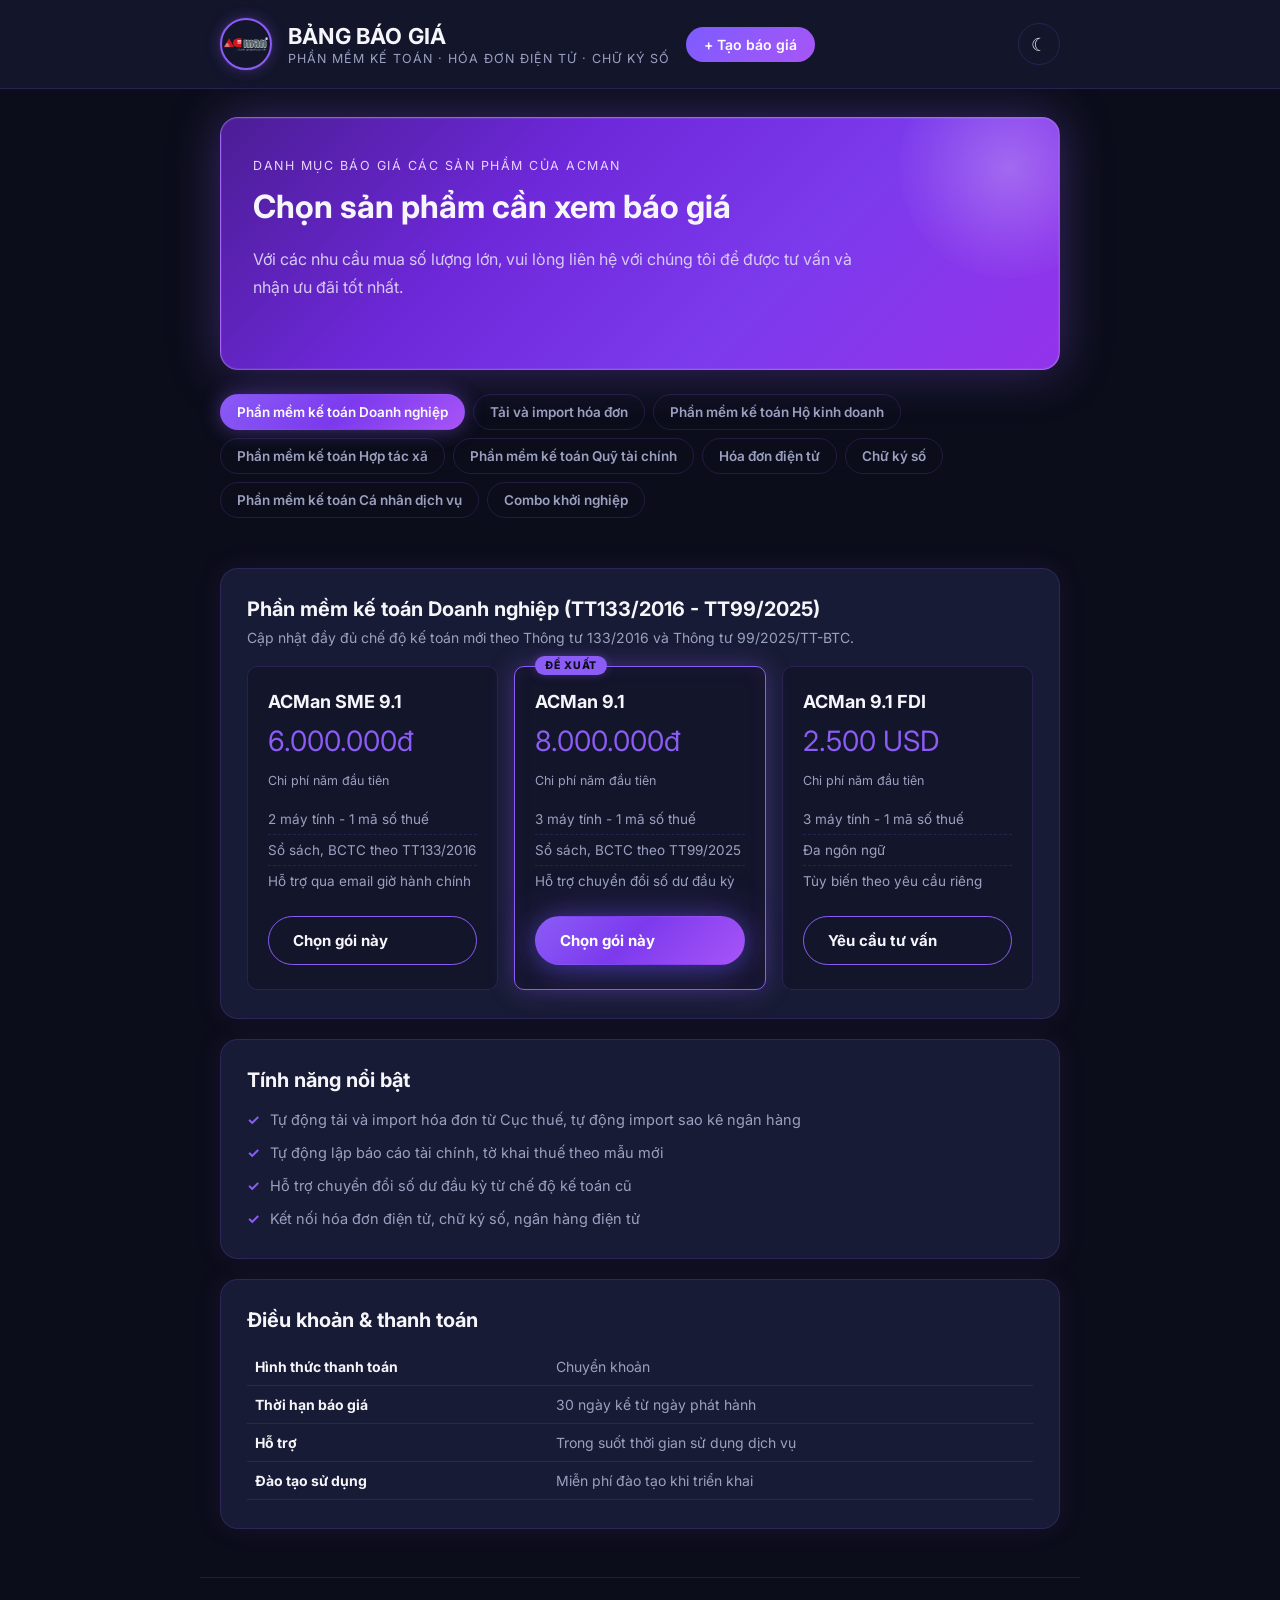
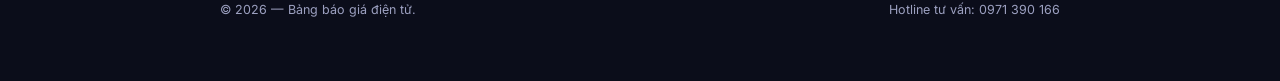
<file: index.html>
<!DOCTYPE html>
<html lang="vi">
<head>
<meta charset="UTF-8">
<meta name="viewport" content="width=device-width, initial-scale=1.0">
<title>Bảng báo giá — Giải pháp phần mềm kế toán</title>
<link rel="preconnect" href="https://fonts.googleapis.com">
<link href="https://fonts.googleapis.com/css2?family=Inter:wght@400;500;600;700;800&display=swap" rel="stylesheet">
<link rel="stylesheet" href="assets/style.css">
</head>
<body>

<header class="site-header">
  <div class="container">
    <div class="brand-row">
      <div class="brand-logo"><img src="assets/acman-logo-1.png" alt="Acman"></div>
      <div class="brand-text">
        <h1>BẢNG BÁO GIÁ</h1>
        <p>Phần mềm kế toán · Hóa đơn điện tử · Chữ ký số</p>
      </div>
      <a href="tao-bao-gia.html" class="btn-tao-bao-gia">+ Tạo báo giá</a>
      <button class="theme-toggle" title="Đổi giao diện sáng / tối">☾</button>
    </div>
  </div>
</header>

<main class="container">
  <div class="hero" style="margin-top:28px;">
    <p class="eyebrow">Danh mục báo giá các sản phầm của ACMan</p>
    <h2>Chọn sản phẩm cần xem báo giá</h2>
    <p class="lede">Với các nhu cầu mua số lượng lớn, vui lòng liên hệ với chúng tôi để được tư vấn và nhận ưu đãi tốt nhất.</p>
  </div>

  <!-- 9 TAB SẢN PHẨM — dùng chung cơ chế initTabs() trong assets/script.js -->
  <nav class="tabs tabs-wrap" style="margin-top:24px;">
    <button class="tab-btn active" data-tab="p-tt99">Phần mềm kế toán Doanh nghiệp</button>
    <button class="tab-btn" data-tab="p-sme">Tải và import hóa đơn</button>
    <button class="tab-btn" data-tab="p-ho-kinh-doanh">Phần mềm kế toán Hộ kinh doanh</button>
    <button class="tab-btn" data-tab="p-htx">Phần mềm kế toán Hợp tác xã</button>
    <button class="tab-btn" data-tab="p-quy-tai-chinh">Phần mềm kế toán Quỹ tài chính</button>
    <button class="tab-btn" data-tab="p-hddt">Hóa đơn điện tử</button>
    <button class="tab-btn" data-tab="p-cks">Chữ ký số</button>
    <button class="tab-btn" data-tab="p-ca-nhan">Phần mềm kế toán Cá nhân dịch vụ</button>
    <button class="tab-btn" data-tab="p-combo">Combo khởi nghiệp</button>
  </nav>

  <!-- ============== 1. PMKT TT99/2025 ============== -->
  <section id="p-tt99" class="tab-panel active">
    <div class="section-card">
      <div class="product-detail-head">
        <div class="phd-row">
          <h3>Phần mềm kế toán Doanh nghiệp (TT133/2016 - TT99/2025)</h3>
          
        </div>
        <p>Cập nhật đầy đủ chế độ kế toán mới theo Thông tư 133/2016 và Thông tư 99/2025/TT-BTC.</p>
      </div>
      <div class="price-grid">
        <div class="price-card">
          <h4>ACMan SME 9.1</h4>
          <p class="price">6.000.000đ <span></p>
          <p class="unit">Chi phí năm đầu tiên</p>
          <ul><li>2 máy tính - 1 mã số thuế</li><li>Sổ sách, BCTC theo TT133/2016</li><li>Hỗ trợ qua email giờ hành chính</li></ul>
          <button class="btn btn-secondary">Chọn gói này</button>
        </div>
        <div class="price-card featured">
          <h4>ACMan 9.1</h4>
          <p class="price">8.000.000đ <span></p>
          <p class="unit">Chi phí năm đầu tiên</p>
          <ul><li>3 máy tính - 1 mã số thuế</li><li>Sổ sách, BCTC theo TT99/2025</li><li>Hỗ trợ chuyển đổi số dư đầu kỳ</li></ul>
          <button class="btn btn-primary">Chọn gói này</button>
        </div>
        <div class="price-card">
          <h4>ACMan 9.1 FDI</h4>
          <p class="price">2.500 USD</p>
          <p class="unit">Chi phí năm đầu tiên</p>
          <ul><li>3 máy tính - 1 mã số thuế</li><li>Đa ngôn ngữ</li><li>Tùy biến theo yêu cầu riêng</li></ul>
          <button class="btn btn-secondary">Yêu cầu tư vấn</button>
        </div>
      </div>
    </div>

    <div class="section-card">
      <h3>Tính năng nổi bật</h3>
      <ul class="feature-list">
        <li>Tự động tải và import hóa đơn từ Cục thuế, tự động import sao kê ngân hàng</li>
        <li>Tự động lập báo cáo tài chính, tờ khai thuế theo mẫu mới</li>
        <li>Hỗ trợ chuyển đổi số dư đầu kỳ từ chế độ kế toán cũ</li>
        <li>Kết nối hóa đơn điện tử, chữ ký số, ngân hàng điện tử</li>
      </ul>
    </div>

    <div class="section-card">
      <h3>Điều khoản &amp; thanh toán</h3>
      <table class="spec-table">
        <tr><th>Hình thức thanh toán</th><td>Chuyển khoản</td></tr>
        <tr><th>Thời hạn báo giá</th><td>30 ngày kể từ ngày phát hành</td></tr>
        <tr><th>Hỗ trợ</th><td>Trong suốt thời gian sử dụng dịch vụ</td></tr>
        <tr><th>Đào tạo sử dụng</th><td>Miễn phí đào tạo khi triển khai</td></tr>
      </table>
    </div>

  </section>

  <!-- ============== 2. Tải và import hóa đơn ============== -->
  <section id="p-sme" class="tab-panel">
    <div class="section-card">
      <div class="product-detail-head">
        <div class="phd-row">
          <h3>Tải và import hóa đơn</h3>
          
        </div>
        <p>Giải pháp ưu việt, thuận tiện, tiết kiệm thời gian và nhân lực cho doanh nghiệp.</p>
      </div>

      <div class="table-scroll">
        <table class="invoice-table">
          <thead>
            <tr>
              <th rowspan="2">STT</th>
              <th colspan="2">Tải và Import hóa đơn<span class="sub">(Gói 01 MST)</span></th>
              <th colspan="2">Tải và Import hóa đơn<span class="sub">(Không giới hạn MST)</span></th>
              <th rowspan="2">Ghi chú</th>
            </tr>
            <tr>
              <th>Số lượng</th>
              <th>Đơn giá</th>
              <th>Số lượng</th>
              <th>Đơn giá</th>
            </tr>
          </thead>
          <tbody>
            <tr>
              <td>1</td><td>500</td><td>1.000đ</td><td>500</td><td>1.000đ</td>
              <td class="note-cell" rowspan="10">
                Phí duy trì tài khoản và hỗ trợ:<br>
                1.250.000 đồng/1 năm/máy<br>
                1.750.000 đồng/2 năm/máy<br>
                2.100.000 đồng/3 năm/máy
              </td>
            </tr>
            <tr><td>2</td><td>1.000</td><td>800đ</td><td>1.000</td><td>900đ</td></tr>
            <tr><td>3</td><td>2.000</td><td>600đ</td><td>2.000</td><td>700đ</td></tr>
            <tr><td>4</td><td>3.000</td><td>500đ</td><td>3.000</td><td>600đ</td></tr>
            <tr><td>5</td><td>5.000</td><td>400đ</td><td>5.000</td><td>500đ</td></tr>
            <tr><td>6</td><td>10.000</td><td>350đ</td><td>10.000</td><td>400đ</td></tr>
            <tr><td>7</td><td>15.000</td><td>300đ</td><td>15.000</td><td>350đ</td></tr>
            <tr><td>8</td><td>20.000</td><td>250đ</td><td>20.000</td><td>300đ</td></tr>
            <tr><td>9</td><td>30.000</td><td>200đ</td><td>30.000</td><td>250đ</td></tr>
            <tr><td>10</td><td>&gt; 30.000</td><td>Liên hệ</td><td>&gt; 30.000</td><td>Liên hệ</td></tr>
          </tbody>
        </table>
      </div>
    </div>

    <div class="section-card">
      <h3>Tính năng nổi bật</h3>
      <ul class="feature-list">
        <li>Giao diện đơn giản, phù hợp kế toán ít kinh nghiệm</li>
        <li>Tự động tạo mã hàng hóa, khách hàng, nhà cung cấp</li>
        <li>Tự động hạch toán để tổng hợp vào sổ kế toán, bảng kê</li>
        <li>Tiết kiệm tối đa 80% thời gian làm việc</li>
      </ul>
    </div>

    <div class="section-card">
      <h3>Điều khoản &amp; thanh toán</h3>
      <table class="spec-table">
        <tr><th>Hình thức thanh toán</th><td>Chuyển khoản</td></tr>
        <tr><th>Thời hạn báo giá</th><td>30 ngày kể từ ngày phát hành</td></tr>
        <tr><th>Hỗ trợ</th><td>Trong suốt thời gian sử dụng dịch vụ</td></tr>
        <tr><th>Đào tạo sử dụng</th><td>Miễn phí đào tạo khi triển khai</td></tr>
      </table>
    </div>

  </section>

  <!-- ============== 3. PMKT Hộ kinh doanh ============== -->
  <section id="p-ho-kinh-doanh" class="tab-panel">
    <div class="section-card">
      <div class="product-detail-head">
        <div class="phd-row">
          <h3>Phần mềm kế toán Hộ kinh doanh</h3>
          
        </div>
        <p>Ghi chép doanh thu, chi phí, tự động tổng hợp tờ khai cho hộ kinh doanh.</p>
      </div>
      <div class="price-grid">
        <div class="price-card">
          <h4>Cơ bản</h4>
          <p class="price">1.800.000đ <span></p>
          <p class="unit">HKD có doanh thu nhỏ hơn 3 tỷ/năm</p>
          <ul><li>1 hộ kinh doanh</li><li>Tặng chữ ký số 3 năm</li><li>Tặng 1.500 hóa đơn điện tử</li></ul>
          <button class="btn btn-secondary">Chọn gói này</button>
        </div>
        <div class="price-card featured">
          <h4>Phổ biến</h4>
          <p class="price">2.500.000đ <span></p>
          <p class="unit">HKD có doanh thu lớn hơn 3 tỷ/năm</p>
          <ul><li>1 hộ kinh doanh</li><li>Tặng chữ ký số 3 năm</li><li>Tặng 3.000 hóa đơn điện tử</li></ul>
          <button class="btn btn-primary">Chọn gói này</button>
        </div>
        <div class="price-card">
          <h4>Chuỗi hộ KD</h4>
          <p class="price">Liên hệ</p>
          <p class="unit">Nhiều địa điểm kinh doanh</p>
          <ul><li>Quản lý nhiều điểm bán</li><li>Tổng hợp báo cáo tập trung</li></ul>
          <button class="btn btn-secondary">Yêu cầu tư vấn</button>
        </div>
      </div>
    </div>

    <div class="section-card">
      <h3>Tính năng nổi bật</h3>
      <ul class="feature-list">
        <li>Ghi chép doanh thu, chi phí theo ngày/tháng đơn giản</li>
        <li>Tự động tổng hợp tờ khai hàng tháng/quý, kết nối HTKK</li>
        <li>Xuất hóa đơn điện tử ngay trên phần mềm</li>
      </ul>
    </div>

    <div class="section-card">
      <h3>Điều khoản &amp; thanh toán</h3>
      <table class="spec-table">
        <tr><th>Hình thức thanh toán</th><td>Chuyển khoản</td></tr>
        <tr><th>Thời hạn báo giá</th><td>30 ngày kể từ ngày phát hành</td></tr>
        <tr><th>Hỗ trợ</th><td>Trong suốt thời gian sử dụng dịch vụ</td></tr>
        <tr><th>Đào tạo sử dụng</th><td>Miễn phí đào tạo khi triển khai</td></tr>
      </table>
    </div>

  </section>

  <!-- ============== 4. PMKT Hợp tác xã ============== -->
  <section id="p-htx" class="tab-panel">
    <div class="section-card">
      <div class="product-detail-head">
        <div class="phd-row">
          <h3>Phần mềm kế toán Hợp tác xã</h3>
          
        </div>
        <p>Đáp ứng chế độ kế toán riêng cho hợp tác xã, liên hiệp hợp tác xã theo quy định hiện hành.</p>
      </div>
      <div class="price-grid">
        <div class="price-card">
          <h4>Tiêu chuẩn</h4>
          <p class="price">2.000.000đ <span></p>
          <p class="unit">Chi phí năm đầu tiên</p>
          <ul><li>1 HTX - 1 máy tính</li><li>1.000 bản ghi kế toán/năm</li><li>Sổ sách theo chế độ HTX</li></ul>
          <button class="btn btn-secondary">Chọn gói này</button>
        </div>
        <div class="price-card featured">
          <h4>Nâng cao</h4>
          <p class="price">3.000.000đ <span></p>
          <p class="unit">Chi phí năm đầu tiên</p>
          <ul><li>1 HTX - 1 máy tính</li><li>3.000 bản ghi kế toán/năm</li><li>Sổ sách theo chế độ HTX</li></ul>
          <button class="btn btn-primary">Chọn gói này</button>
        </div>
        <div class="price-card">
          <h4>Chuyên nghiệp</h4>
          <p class="price">5.000.000đ</p>
          <p class="unit">Chi phí năm đầu tiên</p>
          <ul><li>1 HTX - 2 máy tính</li><li>Full bản ghi kế toán/năm</li><li>Sổ sách theo chế độ HTX</li></ul>
          <button class="btn btn-secondary">Yêu cầu tư vấn</button>
        </div>
      </div>
    </div>

    <div class="section-card">
      <h3>Tính năng nổi bật</h3>
      <ul class="feature-list">
        <li>Đáp ứng chế độ kế toán riêng cho hợp tác xã</li>
        <li>Quản lý vốn góp, phân phối lãi theo vốn góp xã viên</li>
        <li>Lập báo cáo gửi cơ quan quản lý HTX theo quy định</li>
        <li>Hỗ trợ liên hiệp nhiều HTX thành viên</li>
      </ul>
    </div>

    <div class="section-card">
      <h3>Điều khoản &amp; thanh toán</h3>
      <table class="spec-table">
        <tr><th>Hình thức thanh toán</th><td>Chuyển khoản</td></tr>
        <tr><th>Thời hạn báo giá</th><td>30 ngày kể từ ngày phát hành</td></tr>
        <tr><th>Hỗ trợ</th><td>Trong suốt thời gian sử dụng dịch vụ</td></tr>
        <tr><th>Đào tạo sử dụng</th><td>Miễn phí đào tạo khi triển khai</td></tr>
      </table>
    </div>

  </section>

  <!-- ============== 5. PMKT Quỹ tài chính ============== -->
  <section id="p-quy-tai-chinh" class="tab-panel">
    <div class="section-card">
      <div class="product-detail-head">
        <div class="phd-row">
          <h3>Phần mềm kế toán Quỹ tài chính</h3>
          
        </div>
        <p>Quản lý thu - chi - vốn cho các quỹ tài chính nhà nước và quỹ ngoài ngân sách.</p>
      </div>
      <div class="price-grid">
        <div class="price-card">
          <h4>Tiêu chuẩn</h4>
          <p class="price">15.000.000đ <span></p>
          <p class="unit">Chi phí năm đầu tiên</p>
          <ul><li>1 quỹ - 1 máy tính</li><li>Theo dõi thu — chi cơ bản</li></ul>
          <button class="btn btn-secondary">Chọn gói này</button>
        </div>
        <div class="price-card featured">
          <h4>Nâng cao</h4>
          <p class="price">25.000.000đ <span></p>
          <p class="unit">Chi phí năm đầu tiên</p>
          <ul><li>Quản lý nguồn vốn, quỹ thành phần</li><li>Báo cáo quyết toán quỹ</li></ul>
          <button class="btn btn-primary">Chọn gói này</button>
        </div>
        <div class="price-card">
          <h4>Chuyên nghiệp</h4>
          <p class="price">Liên hệ</p>
          <p class="unit">Theo quy mô quỹ</p>
          <ul><li>Nhiều quỹ, nhiều nguồn vốn</li><li>Tích hợp báo cáo cơ quan chủ quản</li></ul>
          <button class="btn btn-secondary">Yêu cầu tư vấn</button>
        </div>
      </div>
    </div>

    <div class="section-card">
      <h3>Tính năng nổi bật</h3>
      <ul class="feature-list">
        <li>Theo dõi thu — chi — vốn theo từng nguồn quỹ</li>
        <li>Lập báo cáo quyết toán theo yêu cầu cơ quan chủ quản</li>
        <li>Quản lý nhiều quỹ thành phần trên cùng hệ thống</li>
        <li>Phân quyền chặt chẽ theo vai trò kế toán/thủ quỹ</li>
      </ul>
    </div>

    <div class="section-card">
      <h3>Điều khoản &amp; thanh toán</h3>
      <table class="spec-table">
        <tr><th>Hình thức thanh toán</th><td>Chuyển khoản</td></tr>
        <tr><th>Thời hạn báo giá</th><td>30 ngày kể từ ngày phát hành</td></tr>
        <tr><th>Hỗ trợ</th><td>Trong suốt thời gian sử dụng dịch vụ</td></tr>
        <tr><th>Đào tạo sử dụng</th><td>Miễn phí đào tạo khi triển khai</td></tr>
      </table>
    </div>

  </section>

  <!-- ============== 6. Hóa đơn điện tử ============== -->
  <section id="p-hddt" class="tab-panel">
    <div class="section-card">
      <div class="product-detail-head">
        <div class="phd-row">
          <h3>Hóa đơn điện tử &amp; Chứng từ điện tử</h3>
          
        </div>
        <p>Hóa đơn điện tử, phiếu xuất kho kiêm vận chuyển nội bộ, chứng từ khấu trừ thuế TNCN.</p>
      </div>

      <div class="table-scroll">
        <table class="invoice-table">
          <thead>
            <tr>
              <th rowspan="2">STT</th>
              <th colspan="2">Hóa đơn điện tử</th>
              <th colspan="2">Chứng từ TNCN</th>
              <th colspan="2">PXK kiêm VCNB</th>
              <th rowspan="2">Ghi chú</th>
            </tr>
            <tr>
              <th>Số lượng</th>
              <th>Đơn giá</th>
              <th>Số lượng</th>
              <th>Đơn giá</th>
              <th>Số lượng</th>
              <th>Đơn giá</th>
            </tr>
          </thead>
          <tbody>
            <tr>
              <td>1</td><td>50 - 500</td><td>1.000đ</td><td>50 - 500</td><td>3.000đ</td><td>50 - 300</td><td>3.000đ</td>
              <td class="note-cell" rowspan="6">
                Phí khởi tạo, duy trì, bảo hành 500.000 đồng/năm.<br>
                (Miễn phí duy trì khi sử dụng kèm PM kế toán ACMan)
              </td>
            </tr>
            <tr><td>2</td><td>500 - 1.000</td><td>800đ</td><td>300 - 1.000</td><td>2.000đ</td><td>300 - 1.000</td><td>2.000đ</td></tr>
            <tr><td>3</td><td>1.000 - 5.000</td><td>600đ</td><td>1.000 - 5.000</td><td>1.500đ</td><td>1.000 - 5.000</td><td>1.500đ</td></tr>
            <tr><td>4</td><td>5.000 - 10.000</td><td>500đ</td><td>5.000 - 10.000</td><td>1.000đ</td><td>5.000 - 10.000</td><td>1.000đ</td></tr>
            <tr><td>5</td><td>10.000 - 20.000</td><td>400đ</td><td>10.000 - 20.000</td><td>800đ</td><td>10.000 - 20.000</td><td>800đ</td></tr>
            <tr><td>6</td><td>&gt; 20.000</td><td>300đ</td><td>&gt; 20.000</td><td>Liên hệ</td><td>&gt; 20.000</td><td>Liên hệ</td></tr>
          </tbody>
        </table>
      </div>
    </div>

    <div class="section-card">
      <h3>Tính năng nổi bật</h3>
      <ul class="feature-list">
        <li>Hóa đơn điện tử GTGT, bán hàng theo Nghị định/Thông tư hiện hành</li>
        <li>Phiếu xuất kho kiêm vận chuyển nội bộ điện tử</li>
        <li>Chứng từ khấu trừ thuế TNCN điện tử</li>
        <li>Kết nối trực tiếp dữ liệu với cơ quan thuế</li>
      </ul>
    </div>

    <div class="section-card">
      <h3>Điều khoản &amp; thanh toán</h3>
      <table class="spec-table">
        <tr><th>Hình thức thanh toán</th><td>Chuyển khoản</td></tr>
        <tr><th>Thời hạn báo giá</th><td>30 ngày kể từ ngày phát hành</td></tr>
        <tr><th>Hiệu lực gói số</th><td>Không giới hạn thời gian sử dụng cho đến khi dùng hết số</td></tr>
        <tr><th>Hỗ trợ kỹ thuật</th><td>Hotline hỗ trợ xuất hóa đơn 24/7</td></tr>
      </table>
    </div>

  </section>

  <!-- ============== 7. Chữ ký số ============== -->
  <section id="p-cks" class="tab-panel">
    <div class="section-card">
      <div class="product-detail-head">
        <div class="phd-row">
          <h3>Chữ ký số (USB Token/CKS Từ xa)</h3>
          
        </div>
        <p>Chữ ký số cho doanh nghiệp và cá nhân, ký hợp đồng, tờ khai thuế, hóa đơn điện tử.</p>
      </div>
      <div class="price-grid">
        <div class="price-card">
          <h4>1 năm</h4>
          <p class="price">1.200.000đ</p>
          <p class="unit">USB Token</p>
          <ul><li>1 chữ ký số doanh nghiệp/cá nhân</li><li>Bàn giao thiết bị tận nơi</li></ul>
          <button class="btn btn-secondary">Chọn gói này</button>
        </div>
        <div class="price-card featured">
          <h4>3 năm</h4>
          <p class="price">1.800.000đ</p>
          <p class="unit">USB Token</p>
          <ul><li>Ưu tiên hỗ trợ gia hạn</li><li>Tặng kèm chứng thư kèm theo</li></ul>
          <button class="btn btn-primary">Chọn gói này</button>
        </div>
        <div class="price-card">
          <h4>Chữ ký số từ xa</h4>
          <p class="price">Liên hệ</p>
          <p class="unit">Ký trên điện thoại/máy tính, không cần USB</p>
          <ul><li>Ký mọi lúc mọi nơi</li><li>Phù hợp doanh nghiệp nhiều người ký</li></ul>
          <button class="btn btn-secondary">Yêu cầu tư vấn</button>
        </div>
      </div>
    </div>

    <div class="section-card">
      <h3>Tính năng nổi bật</h3>
      <ul class="feature-list">
        <li>Ký hợp đồng, tờ khai thuế, hóa đơn điện tử hợp lệ</li>
        <li>Hỗ trợ cả USB Token, HSM và chữ ký số từ xa</li>
        <li>Bàn giao, cài đặt tận nơi cho doanh nghiệp</li>
        <li>Gia hạn nhanh chóng khi hết hạn sử dụng</li>
      </ul>
    </div>

    <div class="section-card">
      <h3>Điều khoản &amp; thanh toán</h3>
      <table class="spec-table">
        <tr><th>Hình thức thanh toán</th><td>Chuyển khoản</td></tr>
        <tr><th>Thời hạn báo giá</th><td>30 ngày kể từ ngày phát hành</td></tr>
        <tr><th>Bảo hành thiết bị</th><td>Theo thời gian thỏa thuận hợp đồng</td></tr>
        <tr><th>Hỗ trợ kỹ thuật</th><td>Hotline hỗ trợ cài đặt và sử dụng</td></tr>
      </table>
    </div>

  </section>

  <!-- ============== 8. PMKT Cá nhân dịch vụ ============== -->
  <!-- ============== 8. PMKT Cá nhân dịch vụ ============== -->
  <section id="p-ca-nhan" class="tab-panel">
    <div class="section-card">
      <div class="product-detail-head">
        <div class="phd-row">
          <h3>Phần mềm kế toán cho cá nhân hành nghề dịch vụ kế toán</h3>
        </div>
        <p>Quản lý nhiều khách hàng, nhiều mã số thuế trên cùng một tài khoản cho người làm dịch vụ.</p>
      </div>

      <div class="price-detail-wrap">
        <table class="price-detail-table">
          <thead>
            <tr>
              <th>STT</th>
              <th>Gói sản phẩm</th>
              <th>Số lượng</th>
              <th>Giá phí</th>
              <th>Ghi chú</th>
            </tr>
          </thead>
          <tbody>
            <!-- Gói 1 -->
            <tr>
              <td rowspan="7">1</td>
              <td class="pkg-name">Phần mềm ACMan 9.1</td>
              <td></td>
              <td>10.000.000</td>
              <td rowspan="7">
                Thêm máy: 5.000.000 đ<br>
                Gói Data: 2.000.000 đồng/10 Data Online<br>
                Thêm 01 Data lẻ: 500.000 đồng/1 Data online
              </td>
            </tr>
            <tr><td>Số lượng MST</td><td>10</td><td></td></tr>
            <tr><td>Tính năng bao gồm cả nhân sự</td><td>Full</td><td></td></tr>
            <tr><td>Dữ liệu Online (tặng)</td><td>10</td><td></td></tr>
            <tr><td>Hóa đơn điện tử (tặng)</td><td>1.000</td><td></td></tr>
            <tr><td>Tải và import (tặng)</td><td>1.000</td><td></td></tr>
            <tr><td>Số lượng máy</td><td>2</td><td></td></tr>

            <!-- Gói 2 -->
            <tr>
              <td rowspan="5">2</td>
              <td>Số lượng MST</td>
              <td>Full</td>
              <td>5.000.000</td>
              <td rowspan="5">
                Thêm máy full MST: 5.000.000 đ<br>
                Thêm 1 data online: 500.000 đồng/1data Online<br>
                Gói Data: 2.000.000 đồng/10 Data Online
              </td>
            </tr>
            <tr><td>Dữ liệu Online (tặng)</td><td>5</td><td></td></tr>
            <tr><td>Hóa đơn điện tử (tặng)</td><td>1.000</td><td></td></tr>
            <tr><td>Tải và import (tặng)</td><td>1.000</td><td></td></tr>
            <tr><td>Số lượng máy</td><td>1</td><td></td></tr>

            <!-- Gói 3 -->
            <tr>
              <td rowspan="5">3</td>
              <td>Số lượng MST</td>
              <td>2</td>
              <td>2.000.000</td>
              <td rowspan="5">
                Thêm máy: 2.000.000 đ<br>
                Thêm MST: 1.000.000 đồng/1MST Online
              </td>
            </tr>
            <tr><td>Dữ liệu Online (tặng)</td><td>2</td><td></td></tr>
            <tr><td>Hóa đơn điện tử (tặng)</td><td>1.000</td><td></td></tr>
            <tr><td>Tải và import (tặng)</td><td>500</td><td></td></tr>
            <tr><td>Số lượng máy</td><td>1</td><td></td></tr>
          </tbody>
        </table>
      </div>
    </div>

    <div class="section-card">
      <h3>Tính năng nổi bật</h3>
      <ul class="feature-list">
        <li>Quản lý nhiều khách hàng, nhiều mã số thuế trên 1 tài khoản</li>
        <li>Tách biệt dữ liệu, sổ sách riêng cho từng khách hàng</li>
        <li>Nhắc lịch kê khai, nộp thuế cho từng khách hàng</li>
        <li>Xuất báo cáo hàng loạt, tiết kiệm thời gian xử lý</li>
      </ul>
    </div>

    <div class="section-card">
      <h3>Điều khoản &amp; thanh toán</h3>
      <table class="spec-table">
        <tr><th>Hình thức thanh toán</th><td>Chuyển khoản</td></tr>
        <tr><th>Thời hạn báo giá</th><td>30 ngày kể từ ngày phát hành</td></tr>
        <tr><th>Hỗ trợ</th><td>Trong suốt thời gian sử dụng dịch vụ</td></tr>
        <tr><th>Đào tạo sử dụng</th><td>Miễn phí đào tạo khi triển khai</td></tr>
        <tr><th>Chiết khấu</th><td>Áp dụng theo số lượng khách hàng quản lý</td></tr>
      </table>
    </div>

  </section>

  <!-- ============== 9. Combo khởi nghiệp ============== -->
  <section id="p-combo" class="tab-panel">
    <div class="section-card">
      <div class="product-detail-head">
        <div class="phd-row">
          <h3>Combo cho doanh nghiệp mới thành lập</h3>
          
        </div>
        <p>Trọn gói phần mềm kế toán + hóa đơn điện tử + chữ ký số cho doanh nghiệp mới thành lập.</p>
      </div>
      <div class="price-grid">
        <div class="price-card">
          <h4>Combo Tiết kiệm</h4>
          <p class="price">3.000.000đ</p>
          <p class="unit">PMKT + 500 số HĐĐT + Chữ ký số</p>
          <ul><li>Phần mềm kế toán 1 năm</li><li>Tặng chữ ký số 3 năm</li><li>Tặng 500 Hóa đơn điện tử</li></ul>
          <button class="btn btn-secondary">Chọn gói này</button>
        </div>
        <div class="price-card featured">
          <h4>Combo Trọn gói</h4>
          <p class="price">5.200.000đ</p>
          <p class="unit">PMKT + 500 số HĐĐT + Chữ ký số</p>
          <ul><li>Phần mềm kế toán 1 năm</li><li>Tặng chữ ký số 3 năm</li><li>Tặng 500 Hóa đơn điện tử</li><li>Giấy phép thành lập doanh nghiệp</li><li>Hỗ trợ khai báo thuế ban đầu</li></ul>
          <button class="btn btn-primary">Chọn gói này</button>
        </div>
        <div class="price-card">
          <h4>Combo Mở rộng</h4>
          <p class="price">Liên hệ</p>
          <p class="unit">Tùy chỉnh theo quy mô công ty</p>
          <ul><li>Thêm chi nhánh, thêm người dùng</li></ul>
          <button class="btn btn-secondary">Yêu cầu tư vấn</button>
        </div>
      </div>
    </div>

    <div class="section-card">
      <h3>Tính năng nổi bật</h3>
      <ul class="feature-list">
        <li>Trọn gói phần mềm kế toán + hóa đơn điện tử + chữ ký số</li>
        <li>Hỗ trợ khai báo thuế ban đầu khi mới thành lập doanh nghiệp</li>
        <li>Đào tạo sử dụng miễn phí cho kế toán mới</li>
        <li>Tiết kiệm chi phí hơn mua lẻ từng sản phẩm</li>
      </ul>
    </div>

    <div class="section-card">
      <h3>Điều khoản &amp; thanh toán</h3>
      <table class="spec-table">
        <tr><th>Hình thức thanh toán</th><td>Chuyển khoản</td></tr>
        <tr><th>Thời hạn báo giá</th><td>30 ngày kể từ ngày phát hành</td></tr>
        <tr><th>Hỗ trợ</th><td>Trong suốt thời gian sử dụng dịch vụ</td></tr>
        <tr><th>Đào tạo sử dụng</th><td>Miễn phí đào tạo khi triển khai</td></tr>
      </table>
    </div>

  </section>

</main>

<footer class="container site-footer">
  <span>© 2026 — Bảng báo giá điện tử.</span>
  <span>Hotline tư vấn: 0971 390 166</span>
</footer>

<script src="assets/script.js"></script>
</body>
</html>
</file>
<file: assets/style.css>
/* ============================================================
   BÁO GIÁ ONLINE — SHARED STYLESHEET
   Dùng chung cho tất cả các trang báo giá sản phẩm.
   Đổi giao diện toàn bộ hệ thống chỉ bằng cách sửa các biến
   trong khối :root bên dưới.
   ============================================================ */

:root {
  /* ---- Bảng màu: Indigo-Violet Dark SaaS (navy đen sâu, điểm nhấn tím-chàm gradient) ---- */
  --bg: #0b0d1a;               /* nền tổng thể, navy đen sâu */
  --bg-soft: #13152b;          /* nền phụ cho vùng header sticky */
  --card: #13152b;             /* nền thẻ tối (hero) */
  --card-2: #181b35;           /* nền thẻ tối cấp 2 (bảng giá) */
  --paper: #f5f5fa;            /* thẻ "giấy" — trắng ánh lavender */
  --paper-2: #e6e4f5;
  --cream: #f5f5fa;            /* chữ chính trên nền tối */
  --cream-dim: #9ca0c0;        /* chữ phụ trên nền tối */
  --gold: #8b5cf6;             /* viền/logo/điểm nhấn — tím violet */
  --accent: #7c3aed;           /* CTA chính — tím (điểm đầu gradient) */
  --accent-dim: #5b21b6;
  --slate: #232544;            /* nút phụ */
  --ink: #14152b;              /* chữ trên nền giấy sáng */
  --line: rgba(139,92,246,0.18);
  --glow: rgba(139,92,246,0.35);
  --glow-accent: rgba(79,70,229,0.4);

  /* ---- Font ---- */
  --font-display: 'Inter', -apple-system, BlinkMacSystemFont, 'Segoe UI', sans-serif;
  --font-body: 'Inter', -apple-system, BlinkMacSystemFont, 'Segoe UI', sans-serif;

  --radius: 18px;
  --radius-sm: 10px;
}

/* Chế độ sáng — bật bằng thuộc tính data-theme="light" trên <html> */
html[data-theme="light"] {
  --bg: #f5f5fa;
  --bg-soft: #e6e4f5;
  --card: #ffffff;
  --card-2: #f7f6fc;
  --paper: #13152b;
  --paper-2: #181b35;
  --cream: #14152b;
  --cream-dim: #5c5f7a;
  --ink: #f5f5fa;
  --line: rgba(139,92,246,0.15);
  --glow: rgba(139,92,246,0.2);
  --glow-accent: rgba(79,70,229,0.25);
}

* { box-sizing: border-box; }
button, input, select, textarea {
  font-family: inherit;
}

html, body {
  margin: 0;
  padding: 0;
  background: var(--bg);
  color: var(--cream);
  font-family: var(--font-body);
  scroll-behavior: smooth;
}

body {
  min-height: 100vh;
  padding-bottom: 64px;
  transition: background .25s ease, color .25s ease;
}

img, svg { display: block; max-width: 100%; }

a { color: inherit; text-decoration: none; }

.container {
  max-width: 880px;
  margin: 0 auto;
  padding: 0 20px;
}

/* ---------------- HEADER ---------------- */
.site-header {
  position: sticky;
  top: 0;
  z-index: 20;
  background: var(--bg-soft);
  border-bottom: 1px solid var(--line);
  padding: 18px 0;
}

.brand-row {
  display: flex;
  align-items: center;
  gap: 16px;
}

.brand-logo {
  width: 52px;
  height: 52px;
  border-radius: 50%;
  border: 2px solid var(--gold);
  display: flex;
  align-items: center;
  justify-content: center;
  flex: none;
  font-family: var(--font-display);
  font-weight: 700;
  color: var(--gold);
  font-size: 15px;
  text-align: center;
  line-height: 1.1;
  box-shadow: 0 0 14px var(--glow), 0 0 2px var(--glow);
}

.brand-text h1 {
  font-family: var(--font-display);
  font-size: 22px;
  margin: 0;
  color: var(--cream);
  letter-spacing: .2px;
}

.brand-text p {
  margin: 2px 0 0;
  font-size: 12.5px;
  letter-spacing: .08em;
  text-transform: uppercase;
  color: var(--cream-dim);
}

.theme-toggle {
  margin-left: auto;
  width: 42px;
  height: 42px;
  border-radius: 50%;
  border: 1px solid var(--line);
  background: transparent;
  color: var(--cream);
  display: flex;
  align-items: center;
  justify-content: center;
  cursor: pointer;
  font-size: 18px;
}
.theme-toggle:hover { background: var(--line); }

/* ---------------- TABS ---------------- */
.tabs {
  display: flex;
  gap: 8px;
  margin-top: 16px;
  overflow-x: auto;
  padding-bottom: 2px;
}

.tab-btn {
  flex: none;
  display: flex;
  align-items: center;
  gap: 8px;
  padding: 10px 18px;
  border-radius: 999px;
  border: 1px solid var(--line);
  background: transparent;
  color: var(--cream-dim);
  font-family: var(--font-body);
  font-weight: 600;
  font-size: 14px;
  cursor: pointer;
  white-space: nowrap;
}

.tab-btn.active {
  background: linear-gradient(135deg, #8b5cf6 0%, #7c3aed 50%, #a855f7 100%);
  color: #fff;
  border-color: transparent;
  box-shadow: 0 0 20px rgba(139,92,246,0.45);
}

/* ---------------- SECTIONS ---------------- */
.tab-panel { display: none; padding-top: 28px; }
.tab-panel.active { display: block; }

/* ---------------- HERO CARD ---------------- */
.hero {
  position: relative;
  background: linear-gradient(135deg, #4c1d95 0%, #6d28d9 35%, #7c3aed 65%, #9333ea 100%);
  border-radius: var(--radius);
  padding: 40px 32px;
  border: 1px solid rgba(196,161,255,0.45);
  box-shadow: 0 0 50px rgba(139,92,246,0.35), inset 0 0 0 1px rgba(255,255,255,0.06);
  overflow: hidden;
}

/* Đốm sáng nhẹ ở góc trên-phải, giống hiệu ứng ánh sáng trong ảnh mẫu */
.hero::after {
  content: "";
  position: absolute;
  top: -60px;
  right: -60px;
  width: 220px;
  height: 220px;
  border-radius: 50%;
  background: radial-gradient(circle, rgba(255,255,255,0.25), rgba(255,255,255,0.06) 55%, transparent 75%);
  pointer-events: none;
}

.eyebrow {
  font-family: var(--font-body);
  letter-spacing: .12em;
  font-size: 12.5px;
  text-transform: uppercase;
  color: var(--gold);
  margin: 0 0 14px;
}

.hero .eyebrow { color: #e9d5ff; }

.hero h2 {
  font-family: var(--font-display);
  font-size: 32px;
  line-height: 1.25;
  margin: 0 0 18px;
  color: var(--cream);
}

.hero p.lede {
  font-size: 16px;
  line-height: 1.75;
  color: var(--cream-dim);
  max-width: 60ch;
  margin: 0 0 28px;
}

.hero p.lede { color: #d8c9f5; }

.cta-row { display: flex; flex-wrap: wrap; gap: 12px; margin-bottom: 30px; }

.btn {
  display: inline-flex;
  align-items: center;
  gap: 8px;
  padding: 14px 24px;
  border-radius: 999px;
  font-weight: 700;
  font-size: 15px;
  border: 1px solid transparent;
  cursor: pointer;
}

.btn-primary {
  background: linear-gradient(135deg, #8b5cf6 0%, #7c3aed 45%, #a855f7 100%);
  color: #fff;
  box-shadow: 0 4px 24px var(--glow-accent), 0 0 40px rgba(139,92,246,0.35);
}
.btn-primary:hover {
  background: linear-gradient(135deg, #9d6bff 0%, #8b4ff0 45%, #b968ff 100%);
  box-shadow: 0 4px 30px var(--glow-accent), 0 0 55px rgba(139,92,246,0.5);
}

.btn-secondary {
  background: transparent;
  color: var(--cream);
  border-color: var(--gold);
}
.btn-secondary:hover { background: var(--line); box-shadow: 0 0 12px var(--glow); }

/* ---------------- INFO / DATE CARDS ---------------- */
.info-grid {
  display: grid;
  grid-template-columns: repeat(auto-fit, minmax(220px, 1fr));
  gap: 14px;
}

.info-card {
  background: var(--paper);
  color: var(--ink);
  border-radius: var(--radius-sm);
  padding: 18px 20px;
}

.info-card .big {
  font-family: var(--font-display);
  font-size: 22px;
  font-weight: 700;
  color: var(--accent);
  margin: 0 0 4px;
}

.info-card .small { font-size: 13.5px; color: #6b5f94; margin: 0; }

/* ---------------- GENERIC SECTION CARD ---------------- */
.section-card {
  background: var(--card-2);
  border: 1px solid var(--line);
  border-radius: var(--radius);
  padding: 28px 26px;
  margin-top: 20px;
  box-shadow: 0 0 30px rgba(185,104,255,0.08);
}

.section-card h3 {
  font-family: var(--font-display);
  font-size: 20px;
  margin: 0 0 16px;
  color: var(--cream);
}

/* ---------------- FEATURE LIST ---------------- */
.feature-list { list-style: none; margin: 0; padding: 0; display: grid; gap: 10px; }
.feature-list li {
  display: flex;
  gap: 10px;
  align-items: flex-start;
  font-size: 14.5px;
  color: var(--cream-dim);
  line-height: 1.6;
}
.feature-list li::before {
  content: "✓";
  color: var(--gold);
  font-weight: 700;
  flex: none;
}

/* ---------------- PRICING TABLE ---------------- */
.price-grid {
  display: grid;
  grid-template-columns: repeat(auto-fit, minmax(240px, 1fr));
  gap: 16px;
}

.price-card {
  background: var(--bg-soft);
  border: 1px solid var(--line);
  border-radius: var(--radius-sm);
  padding: 24px 20px;
  display: flex;
  flex-direction: column;
}

.price-card.featured {
  border-color: var(--gold);
  position: relative;
  box-shadow: 0 0 24px var(--glow), inset 0 0 20px rgba(185,104,255,0.06);
}
.price-card.featured::before {
  content: "ĐỀ XUẤT";
  position: absolute;
  top: -11px;
  left: 20px;
  background: var(--gold);
  color: #0b0d1a;
  font-size: 10.5px;
  font-weight: 800;
  letter-spacing: .08em;
  padding: 3px 10px;
  border-radius: 999px;
  box-shadow: 0 0 10px var(--glow);
}

.price-card h4 {
  margin: 0 0 6px;
  font-family: var(--font-display);
  font-size: 18px;
}

.price-card .price {
  font-family: var(--font-display);
  font-size: 28px;
  color: var(--gold);
  margin: 6px 0 2px;
}
.price-card .price span { font-size: 13px; color: var(--cream-dim); font-family: var(--font-body); }

.price-card .unit { font-size: 12.5px; color: var(--cream-dim); margin-bottom: 16px; }

.price-card ul { list-style: none; margin: 0 0 20px; padding: 0; flex: 1; }
.price-card ul li {
  font-size: 13.5px;
  color: var(--cream-dim);
  padding: 7px 0;
  border-top: 1px dashed var(--line);
}
.price-card ul li:first-child { border-top: none; }

/* ---------------- BẢNG GIÁ TẢI & IMPORT HÓA ĐƠN (theo số lượng) ---------------- */
.table-scroll { width: 100%; overflow-x: auto; }

table.invoice-table {
  width: 100%;
  min-width: 620px;
  border-collapse: collapse;
  font-size: 13.5px;
}
table.invoice-table th,
table.invoice-table td {
  border: 1px solid var(--line);
  padding: 10px 12px;
  text-align: center;
}
table.invoice-table thead th {
  background: var(--card-2);
  color: var(--cream);
  font-family: var(--font-display);
  font-weight: 700;
  font-size: 13px;
}
table.invoice-table thead tr:first-child th {
  color: var(--gold);
}
table.invoice-table thead .sub {
  display: block;
  font-weight: 500;
  font-size: 11px;
  color: var(--cream-dim);
  margin-top: 2px;
}
table.invoice-table tbody td {
  color: var(--cream-dim);
}
table.invoice-table tbody td:first-child {
  color: var(--cream);
  font-weight: 600;
}
table.invoice-table tbody tr:nth-child(even) {
  background: rgba(139,92,246,0.05);
}
table.invoice-table td.note-cell {
  text-align: left;
  vertical-align: middle;
  color: var(--cream);
  font-size: 12.5px;
  line-height: 1.7;
  background: var(--bg-soft);
}


table.spec-table { width: 100%; border-collapse: collapse; font-size: 14px; }
table.spec-table th, table.spec-table td {
  text-align: left;
  padding: 10px 8px;
  border-bottom: 1px solid var(--line);
  color: var(--cream-dim);
}
table.spec-table th { color: var(--cream); font-weight: 700; }

/* ---------------- FOOTER ---------------- */
.site-footer {
  margin-top: 48px;
  padding-top: 24px;
  border-top: 1px solid var(--line);
  font-size: 12.5px;
  color: var(--cream-dim);
  display: flex;
  justify-content: space-between;
  flex-wrap: wrap;
  gap: 10px;
}

/* ---------------- HOME TABS (9 sản phẩm, không load trang mới) ---------------- */
.tabs-wrap {
  flex-wrap: wrap;
  overflow: visible;
}
.tabs-wrap .tab-btn { padding: 9px 16px; font-size: 13.5px; }

.product-detail-head {
  margin-bottom: 20px;
}
.phd-row {
  display: flex;
  justify-content: space-between;
  align-items: flex-start;
  gap: 16px;
  flex-wrap: wrap;
}
.product-detail-head h3 { margin: 0; }
.product-detail-head p { margin: 8px 0 0; color: var(--cream-dim); font-size: 14px; }
.detail-link {
  flex: none;
  font-size: 13px;
  font-weight: 700;
  color: var(--accent);
  white-space: nowrap;
}

/* ---------------- HOME / INDEX GRID ---------------- */
.product-grid {
  display: grid;
  grid-template-columns: repeat(auto-fit, minmax(260px, 1fr));
  gap: 16px;
  margin-top: 24px;
}
.product-card {
  background: var(--card);
  border: 1px solid var(--line);
  border-radius: var(--radius-sm);
  padding: 22px 20px;
  display: flex;
  flex-direction: column;
  gap: 10px;
}
.product-card .tag {
  font-size: 11px;
  letter-spacing: .08em;
  text-transform: uppercase;
  color: var(--gold);
}
.product-card h3 {
  font-family: var(--font-display);
  font-size: 18px;
  margin: 0;
  color: var(--cream);
}
.product-card p {
  font-size: 13.5px;
  color: var(--cream-dim);
  line-height: 1.6;
  margin: 0;
  flex: 1;
}
.product-card .go {
  align-self: flex-start;
  font-size: 13px;
  font-weight: 700;
  color: var(--accent);
}

/* ---------------- RESPONSIVE ---------------- */
@media (max-width: 640px) {
  .hero { padding: 28px 20px; }
  .hero h2 { font-size: 26px; }
  .section-card { padding: 22px 18px; }
}

/* Ẩn khi in báo giá ra PDF */
@media print {
  .site-header .theme-toggle, .tabs, .btn-secondary { display: none !important; }
  .tab-panel { display: block !important; }
  body { background: #fff; color: #111; }
}
.btn-tao-bao-gia {
  display: inline-flex;
  align-items: center;
  gap: 6px;
  background: linear-gradient(135deg, #7c5cff, #a855f7);
  color: #fff;
  font-weight: 600;
  font-size: 14px;
  padding: 9px 18px;
  border-radius: 999px;
  text-decoration: none;
  white-space: nowrap;
  transition: opacity .15s;
}
.btn-tao-bao-gia:hover { opacity: .85; }
.price-detail-wrap{
  overflow-x:auto;
  margin-top:16px;
}
.price-detail-table{
  width:100%;
  border-collapse:collapse;
  font-size:14px;
}
.price-detail-table th,
.price-detail-table td{
  border:1px solid var(--border, #333);
  padding:8px 10px;
  vertical-align:middle;
  text-align:left;
}
.price-detail-table thead th{
  background:var(--card-2, #1a1a2e);
  font-weight:700;
  text-align:center;
}
.price-detail-table td:first-child{
  text-align:center;
  font-weight:600;
}
.price-detail-table td.pkg-name{
  font-weight:700;
}
.price-detail-table td:nth-child(3),
.price-detail-table td:nth-child(4){
  text-align:right;
}
</file>
